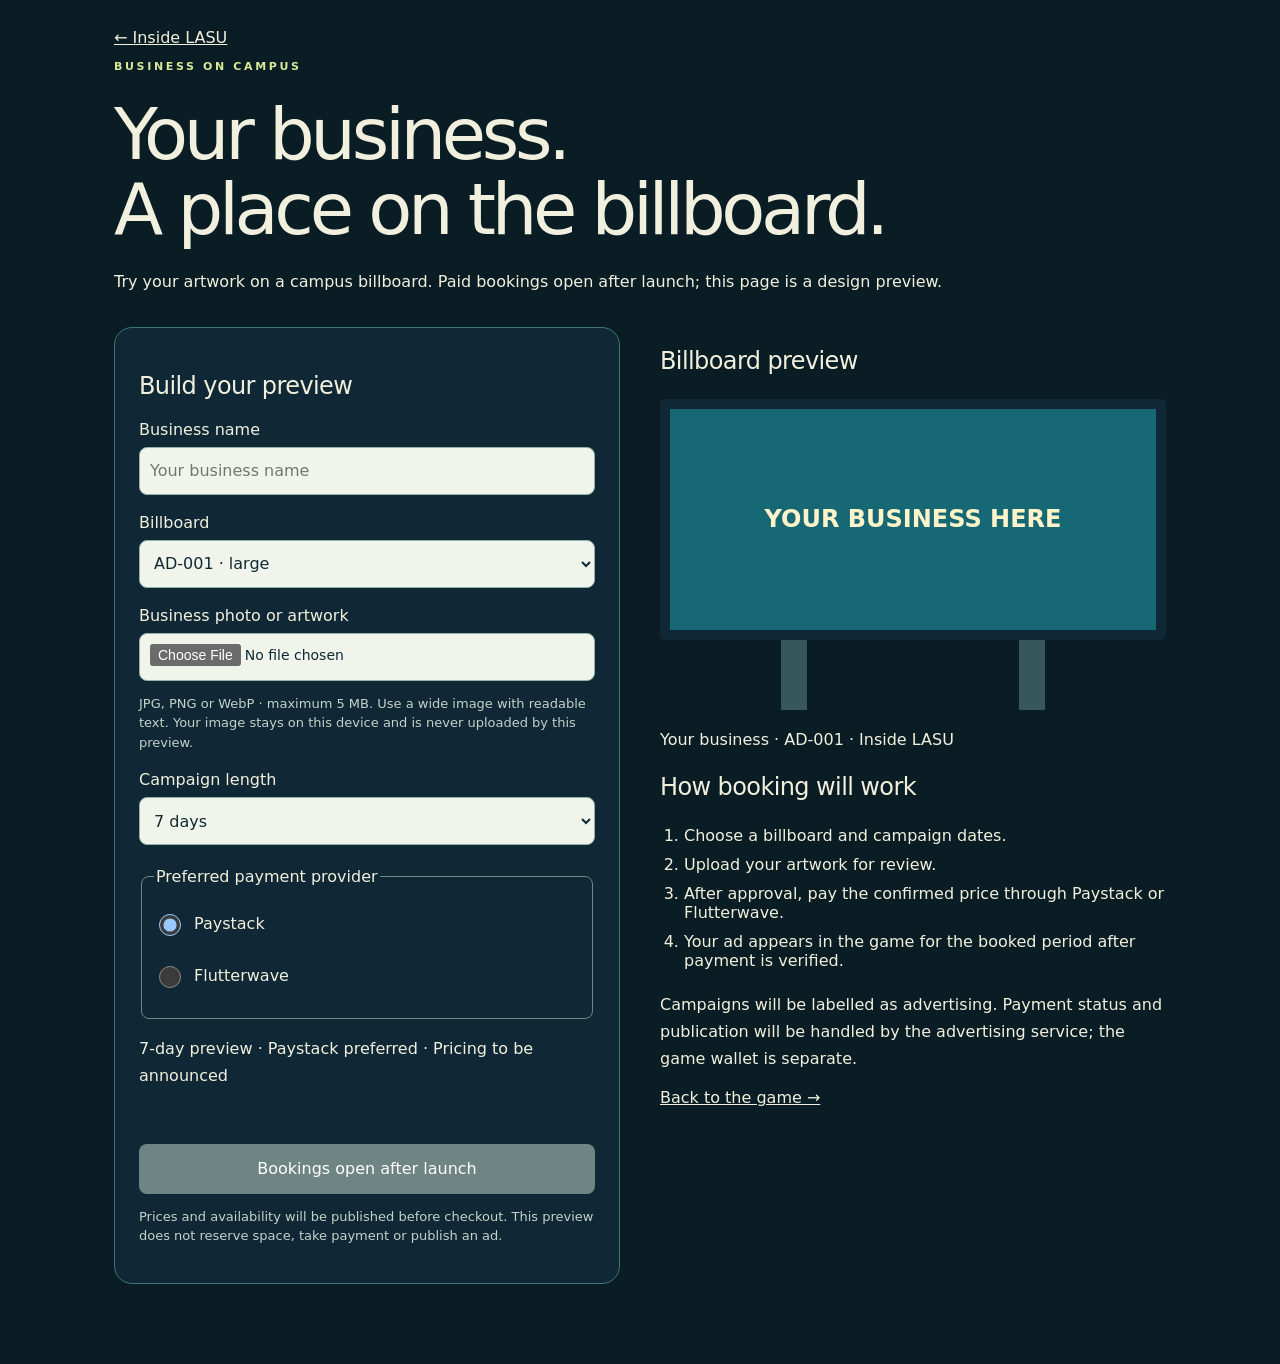
<file: web/advertise.html>
<!doctype html>
<html lang="en">
<head><meta charset="utf-8"><meta name="viewport" content="width=device-width,initial-scale=1"><meta name="description" content="Preview your business on an Inside LASU billboard. Advertising bookings open after launch."><meta http-equiv="Content-Security-Policy" content="default-src 'self'; img-src 'self' blob: data:; script-src 'self'; style-src 'self'; object-src 'none'; base-uri 'none'; form-action 'none'"><title>Billboard advertising · Inside LASU</title><link rel="stylesheet" href="site.css"><link rel="stylesheet" href="advertise.css"><link rel="icon" href="favicon.svg"></head>
<body><main class="ad-main"><a href="index.html">← Inside LASU</a><p class="eyebrow">BUSINESS ON CAMPUS</p><h1>Your business.<br>A place on the billboard.</h1><p>Try your artwork on a campus billboard. Paid bookings open after launch; this page is a design preview.</p><div class="ad-grid"><section class="ad-form" aria-label="Campaign preview"><h2>Build your preview</h2><label>Business name<input id="business" maxlength="60" placeholder="Your business name" autocomplete="organization"></label><label>Billboard<select id="slot"><option>Loading billboard inventory…</option></select></label><label>Business photo or artwork<input id="artwork" type="file" accept="image/jpeg,image/png,image/webp"></label><p class="small">JPG, PNG or WebP · maximum 5 MB. Use a wide image with readable text. Your image stays on this device and is never uploaded by this preview.</p><label>Campaign length<select id="duration"><option value="7">7 days</option><option value="14">14 days</option><option value="30">30 days</option></select></label><fieldset><legend>Preferred payment provider</legend><label class="radio"><input type="radio" name="provider" value="Paystack" checked> Paystack</label><label class="radio"><input type="radio" name="provider" value="Flutterwave"> Flutterwave</label></fieldset><p id="summary" aria-live="polite"></p><p id="error" role="alert"></p><button disabled>Bookings open after launch</button><p class="small">Prices and availability will be published before checkout. This preview does not reserve space, take payment or publish an ad.</p></section><section aria-label="Billboard mockup"><h2>Billboard preview</h2><div class="board"><img id="preview" alt="Your selected business artwork" hidden><div id="placeholder">YOUR BUSINESS HERE</div></div><div class="board-posts" aria-hidden="true"></div><p id="caption">Your business · Inside LASU</p><h2>How booking will work</h2><ol><li>Choose a billboard and campaign dates.</li><li>Upload your artwork for review.</li><li>After approval, pay the confirmed price through Paystack or Flutterwave.</li><li>Your ad appears in the game for the booked period after payment is verified.</li></ol><p>Campaigns will be labelled as advertising. Payment status and publication will be handled by the advertising service; the game wallet is separate.</p><a href="play/index.html">Back to the game →</a></section></div></main><script src="advertise.js"></script></body></html>
</file>
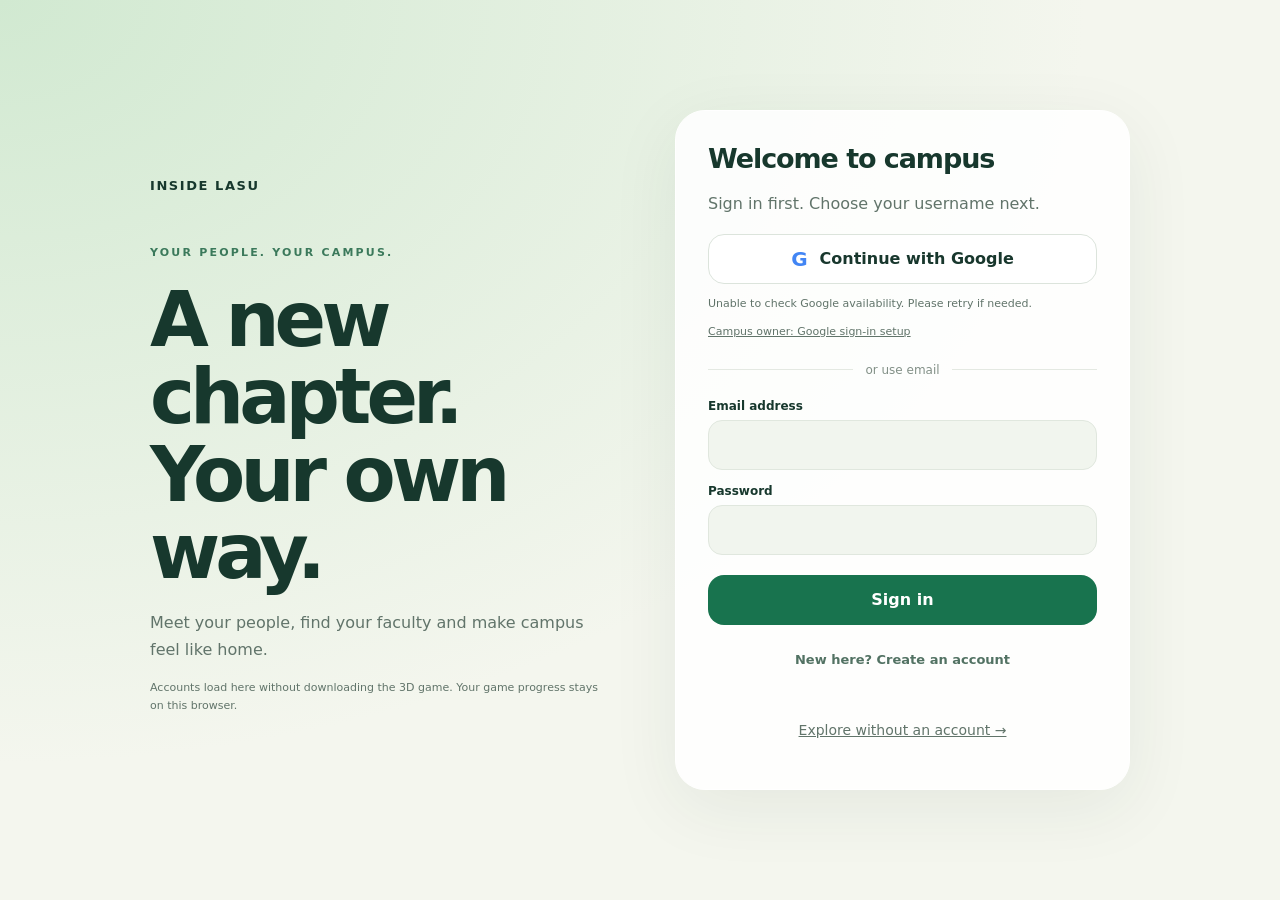
<file: web/auth.html>
<!doctype html><html lang="en"><head><meta charset="utf-8"><meta name="viewport" content="width=device-width,initial-scale=1"><meta name="referrer" content="no-referrer"><title>Inside LASU · Join campus</title><link rel="stylesheet" href="auth/auth.css"><script type="module" src="auth/page.js"></script></head><body><main class="shell"><section class="intro"><a class="brand" href="./">INSIDE LASU</a><p class="eyebrow">YOUR PEOPLE. YOUR CAMPUS.</p><h1>A new chapter.<br>Your own way.</h1><p>Meet your people, find your faculty and make campus feel like home.</p><p class="fine">Accounts load here without downloading the 3D game. Your game progress stays on this browser.</p></section><section class="card"><div id="signin"><h2>Welcome to campus</h2><p>Sign in first. Choose your username next.</p><button id="google" class="google"><span aria-hidden="true">G</span>Continue with Google</button><p id="google-status" class="fine"></p><p class="fine"><a href="setup-google.html">Campus owner: Google sign-in setup</a></p><div class="divider">or use email</div><form id="email-form"><label for="email">Email address</label><input id="email" type="email" autocomplete="email" required maxlength="254"><label for="password">Password</label><input id="password" type="password" autocomplete="current-password" minlength="10" maxlength="128" required><button id="submit" class="primary" type="submit">Sign in</button></form><button id="mode" class="subtle">New here? Create an account</button><button id="resend" class="subtle" hidden>Resend confirmation email</button></div><div id="username-step" hidden><h2>What should we call you?</h2><p>Your username is how other players find you. Your email stays private.</p><form id="username-form"><label for="username">Username</label><input id="username" autocomplete="nickname" pattern="[a-zA-Z][a-zA-Z0-9_]{2,23}" minlength="3" maxlength="24" placeholder="e.g. campus_star" required><p class="fine">3–24 letters, numbers or underscores. Start with a letter.</p><button class="primary" type="submit">Save username & enter campus</button></form></div><p id="notice" class="notice" role="status" aria-live="polite"></p><p class="guest"><a href="play/index.html?v=modern-v018">Explore without an account →</a></p></section></main></body></html>
</file>
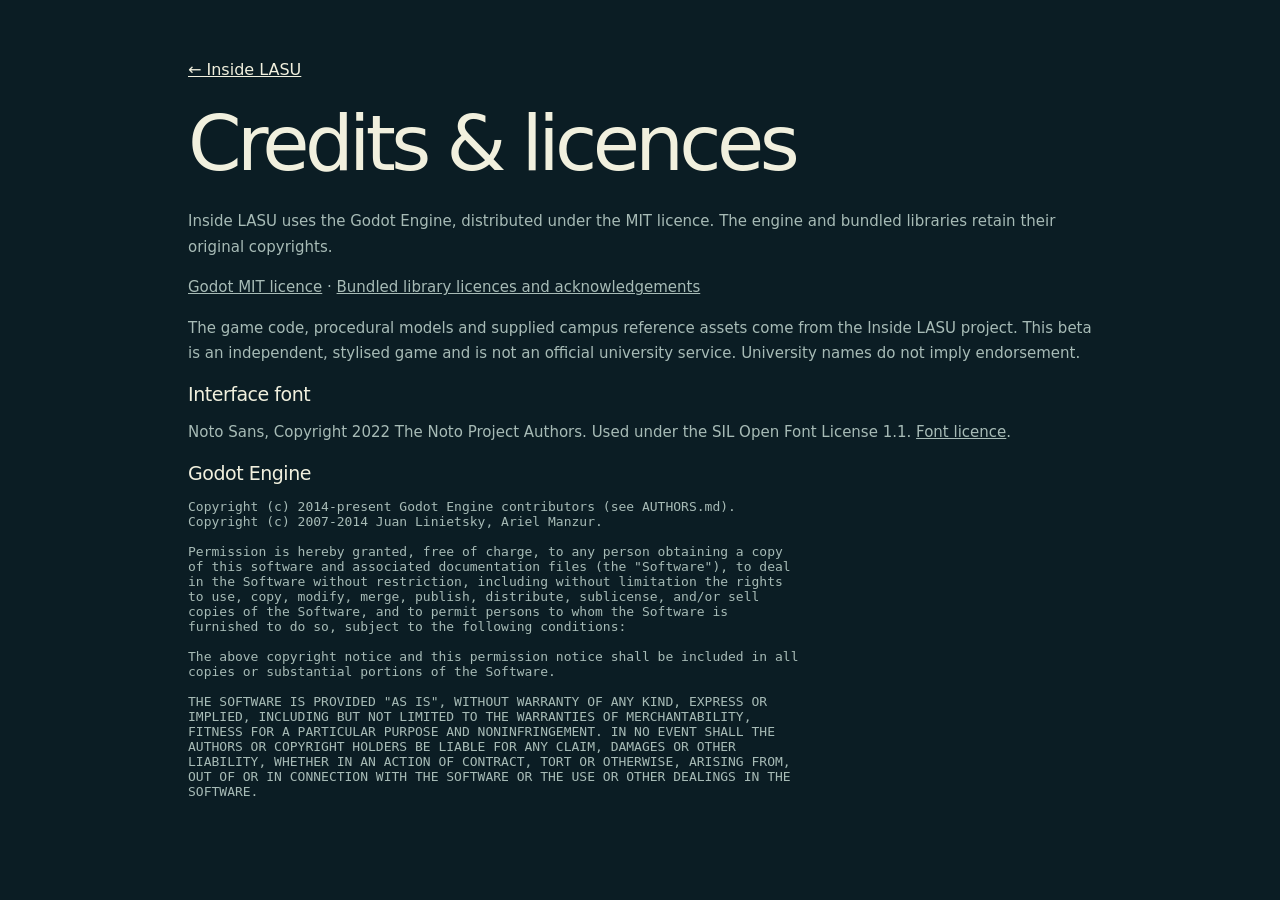
<file: web/credits.html>
<!doctype html><html lang="en"><head><meta charset="utf-8"><meta name="viewport" content="width=device-width,initial-scale=1"><title>Inside LASU — Credits</title><link rel="stylesheet" href="site.css"></head><body><main class="notes"><a href="./">← Inside LASU</a><h1>Credits & licences</h1><p>Inside LASU uses the Godot Engine, distributed under the MIT licence. The engine and bundled libraries retain their original copyrights.</p><p><a href="godot-license.txt">Godot MIT licence</a> · <a href="godot-third-party.txt">Bundled library licences and acknowledgements</a></p><p>The game code, procedural models and supplied campus reference assets come from the Inside LASU project. This beta is an independent, stylised game and is not an official university service. University names do not imply endorsement.</p><h2>Interface font</h2><p>Noto Sans, Copyright 2022 The Noto Project Authors. Used under the SIL Open Font License 1.1. <a href="font-license.txt">Font licence</a>.</p><h2>Godot Engine</h2><pre style="white-space:pre-wrap;color:#a7bbb6">Copyright (c) 2014-present Godot Engine contributors (see AUTHORS.md).
Copyright (c) 2007-2014 Juan Linietsky, Ariel Manzur.

Permission is hereby granted, free of charge, to any person obtaining a copy
of this software and associated documentation files (the &quot;Software&quot;), to deal
in the Software without restriction, including without limitation the rights
to use, copy, modify, merge, publish, distribute, sublicense, and/or sell
copies of the Software, and to permit persons to whom the Software is
furnished to do so, subject to the following conditions:

The above copyright notice and this permission notice shall be included in all
copies or substantial portions of the Software.

THE SOFTWARE IS PROVIDED &quot;AS IS&quot;, WITHOUT WARRANTY OF ANY KIND, EXPRESS OR
IMPLIED, INCLUDING BUT NOT LIMITED TO THE WARRANTIES OF MERCHANTABILITY,
FITNESS FOR A PARTICULAR PURPOSE AND NONINFRINGEMENT. IN NO EVENT SHALL THE
AUTHORS OR COPYRIGHT HOLDERS BE LIABLE FOR ANY CLAIM, DAMAGES OR OTHER
LIABILITY, WHETHER IN AN ACTION OF CONTRACT, TORT OR OTHERWISE, ARISING FROM,
OUT OF OR IN CONNECTION WITH THE SOFTWARE OR THE USE OR OTHER DEALINGS IN THE
SOFTWARE.
</pre></main></body></html>
</file>
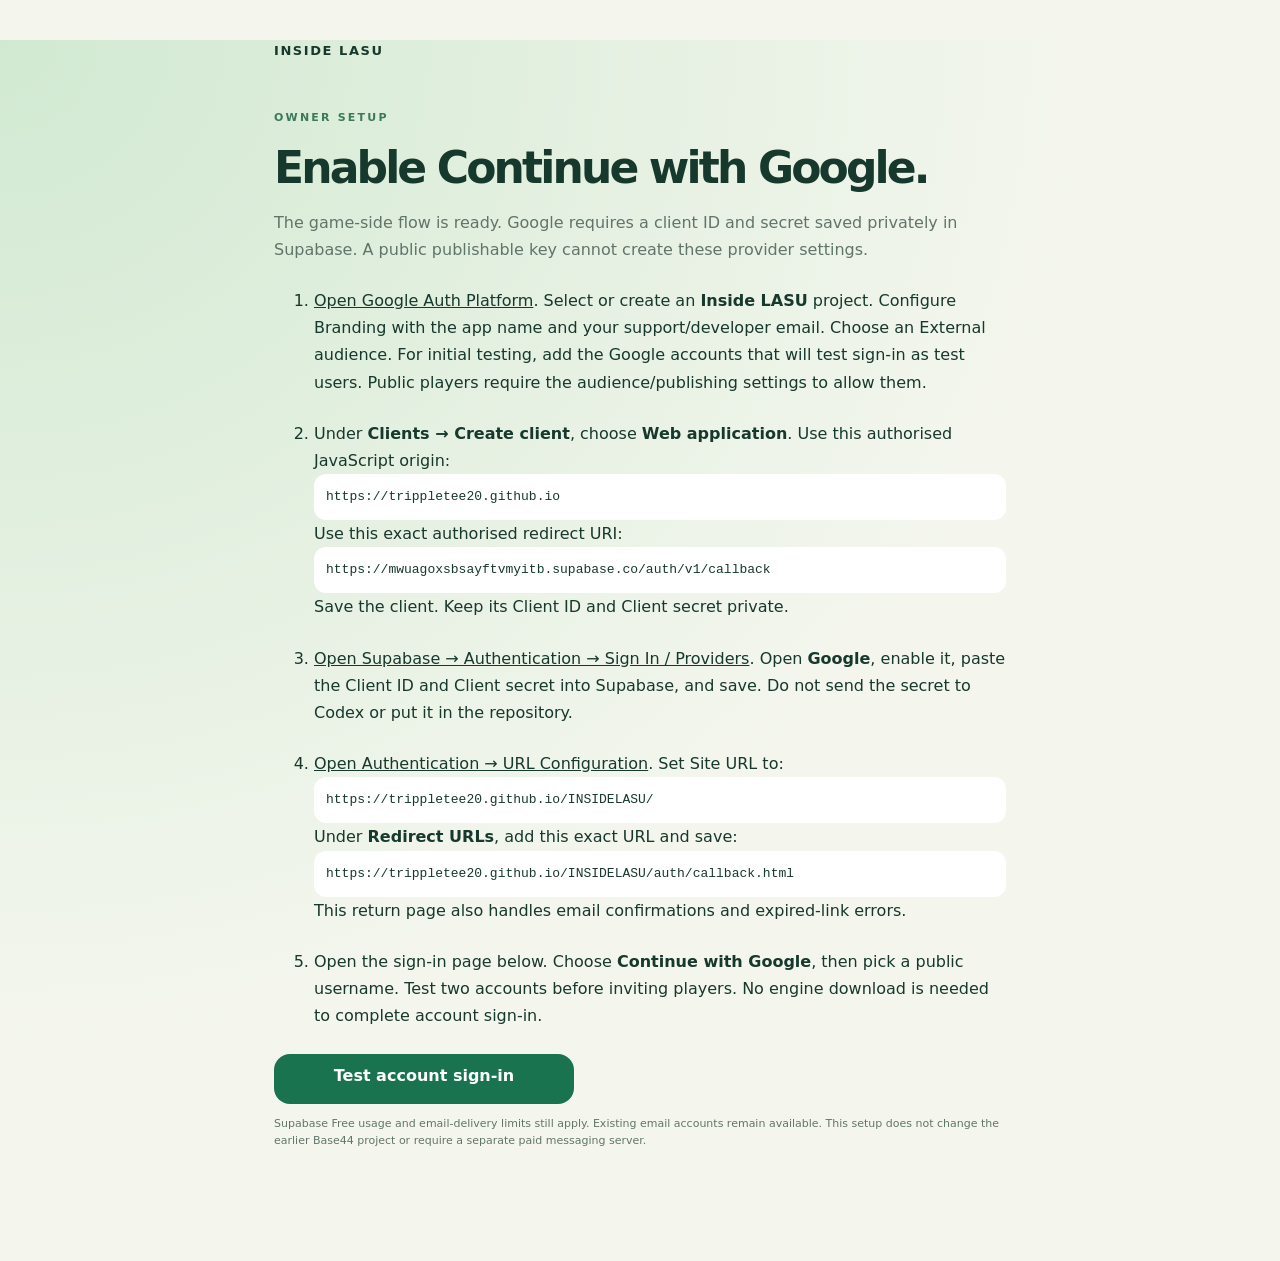
<file: web/setup-google.html>
<!doctype html><html lang="en"><head><meta charset="utf-8"><meta name="viewport" content="width=device-width,initial-scale=1"><title>Inside LASU · Enable Google sign-in</title><link rel="stylesheet" href="auth/auth.css"><style>.guide{max-width:780px;margin:40px auto;padding:0 24px 60px}.guide h1{font-size:44px}.guide li{margin:24px 0;line-height:1.7}.guide code{display:block;padding:12px;background:#fff;border-radius:12px;overflow-wrap:anywhere;font-size:13px}.guide .link-button{max-width:300px}</style></head><body><main class="guide"><a class="brand" href="./">INSIDE LASU</a><p class="eyebrow">OWNER SETUP</p><h1>Enable Continue with Google.</h1><p>The game-side flow is ready. Google requires a client ID and secret saved privately in Supabase. A public publishable key cannot create these provider settings.</p><ol><li><a href="https://console.cloud.google.com/auth/overview" target="_blank" rel="noopener">Open Google Auth Platform</a>. Select or create an <strong>Inside LASU</strong> project. Configure Branding with the app name and your support/developer email. Choose an External audience. For initial testing, add the Google accounts that will test sign-in as test users. Public players require the audience/publishing settings to allow them.</li><li>Under <strong>Clients → Create client</strong>, choose <strong>Web application</strong>. Use this authorised JavaScript origin:<code>https://trippletee20.github.io</code>Use this exact authorised redirect URI:<code>https://mwuagoxsbsayftvmyitb.supabase.co/auth/v1/callback</code>Save the client. Keep its Client ID and Client secret private.</li><li><a href="https://supabase.com/dashboard/project/mwuagoxsbsayftvmyitb/auth/providers" target="_blank" rel="noopener">Open Supabase → Authentication → Sign In / Providers</a>. Open <strong>Google</strong>, enable it, paste the Client ID and Client secret into Supabase, and save. Do not send the secret to Codex or put it in the repository.</li><li><a href="https://supabase.com/dashboard/project/mwuagoxsbsayftvmyitb/auth/url-configuration" target="_blank" rel="noopener">Open Authentication → URL Configuration</a>. Set Site URL to:<code>https://trippletee20.github.io/INSIDELASU/</code>Under <strong>Redirect URLs</strong>, add this exact URL and save:<code>https://trippletee20.github.io/INSIDELASU/auth/callback.html</code>This return page also handles email confirmations and expired-link errors.</li><li>Open the sign-in page below. Choose <strong>Continue with Google</strong>, then pick a public username. Test two accounts before inviting players. No engine download is needed to complete account sign-in.</li></ol><a class="link-button" href="auth.html">Test account sign-in</a><p class="fine">Supabase Free usage and email-delivery limits still apply. Existing email accounts remain available. This setup does not change the earlier Base44 project or require a separate paid messaging server.</p></main></body></html>
</file>
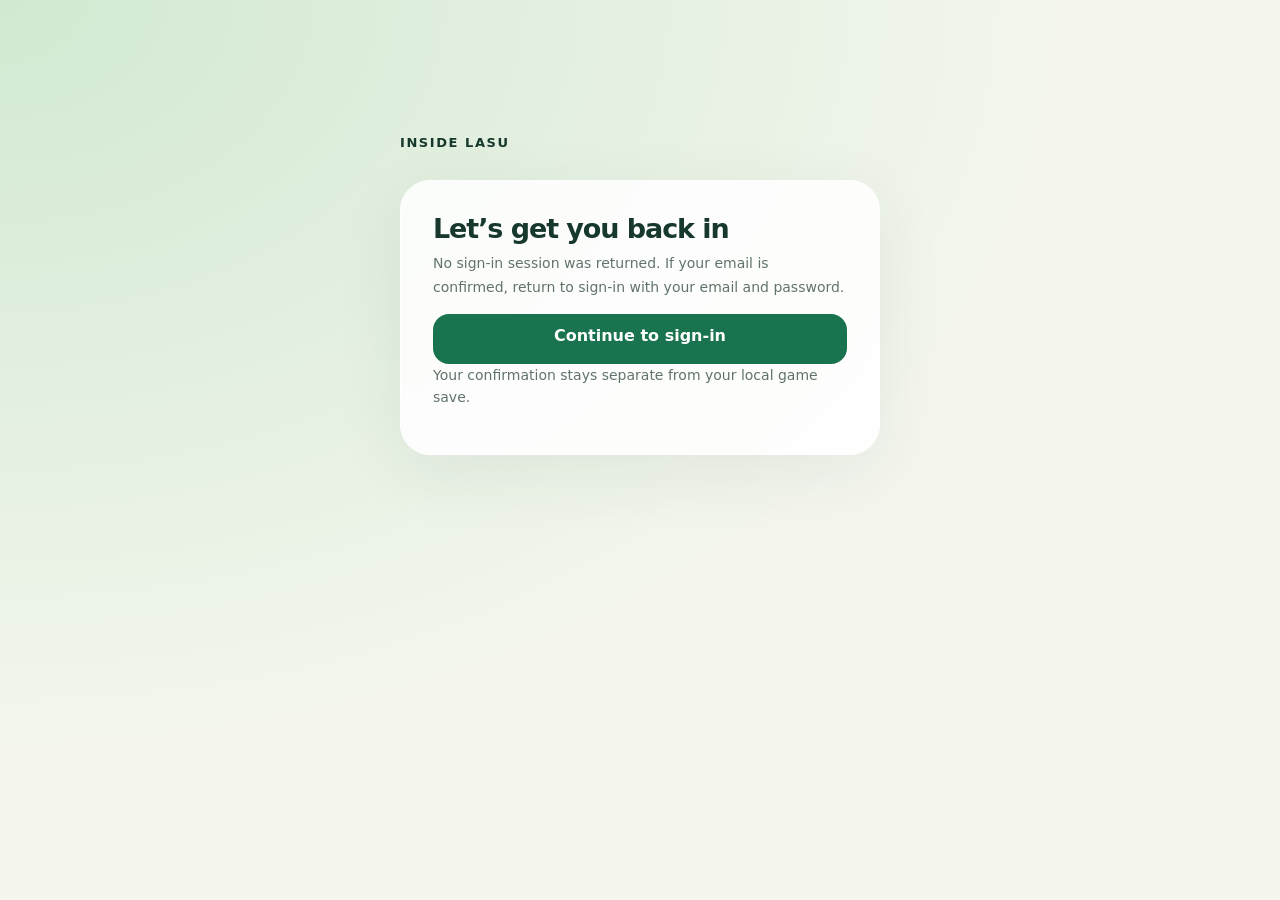
<file: web/auth/callback.html>
<!doctype html><html lang="en"><head><meta charset="utf-8"><meta name="viewport" content="width=device-width,initial-scale=1"><meta name="referrer" content="no-referrer"><title>Inside LASU · Completing sign-in</title><link rel="stylesheet" href="auth.css"><script type="module" src="callback.js"></script></head><body class="callback"><main class="shell"><a class="brand" href="../">INSIDE LASU</a><section class="card"><h2 id="title">Finishing your sign-in</h2><p id="notice" role="status" aria-live="polite">Checking your account securely…</p><a class="link-button" id="continue" href="../auth.html" hidden>Continue to sign-in</a><p class="fine">Your confirmation stays separate from your local game save.</p></section></main></body></html>
</file>
<file: web/site.css>
:root{color-scheme:dark;--bg:#0b1d24;--panel:#122b32;--cream:#f1f0de;--muted:#a7bbb6;--accent:#d9e899;--line:#294449;font-family:system-ui,-apple-system,BlinkMacSystemFont,"Segoe UI",sans-serif}*{box-sizing:border-box}body{margin:0;background:var(--bg);color:var(--cream)}a{color:inherit}header,main,footer{max-width:1320px;margin:auto}header{display:flex;align-items:center;justify-content:space-between;padding:30px 48px;border-bottom:1px solid var(--line)}.brand{text-decoration:none;font-weight:750;letter-spacing:.14em;display:flex;gap:13px;align-items:center}.mark{background:var(--accent);color:var(--bg);border-radius:9px;padding:11px 8px;letter-spacing:-.1em}.badge{font-size:11px;letter-spacing:.16em;border:1px solid #4c6d64;border-radius:30px;padding:9px 13px;color:#c8dbb4}.hero{display:grid;grid-template-columns:1fr 1.15fr;gap:60px;align-items:center;padding:90px 48px}.eyebrow{font-size:11px;letter-spacing:.24em;color:var(--accent);font-weight:700}h1{font-size:clamp(48px,6vw,84px);font-weight:500;letter-spacing:-.06em;line-height:1.02;margin:26px 0}p{line-height:1.7}.lead{max-width:430px;color:var(--muted);font-size:18px}.play{display:inline-flex;gap:64px;align-items:center;margin-top:24px;background:var(--accent);color:var(--bg);padding:20px 26px;border-radius:6px;font-size:18px;font-weight:700;text-decoration:none}.play:hover{background:#eff6c1}.play:focus-visible,a:focus-visible,summary:focus-visible{outline:3px solid white;outline-offset:6px}.requirements{font-size:12px;color:var(--muted);line-height:1.8;margin-top:20px}.campus{position:relative;background:#cbd7bd;border-radius:12px;overflow:hidden;transform:rotate(-2deg);border:8px solid #334c49;box-shadow:20px 30px 0 #10282d}.campus img{display:block;width:100%;height:450px;object-fit:cover}.map-caption{background:#102c2f;color:#dde6ca;display:flex;align-items:center;gap:10px;padding:18px;font-size:13px}.dot{width:7px;height:7px;border-radius:50%;background:var(--accent)}.activities{display:grid;grid-template-columns:repeat(3,1fr);gap:40px;padding:65px 48px;border-top:1px solid var(--line)}article span{color:#93b8a7;font-size:11px;letter-spacing:.14em}h2{font-size:25px;font-weight:500;letter-spacing:-.025em}article p,.notes p{color:var(--muted);font-size:15px}.getting-started{display:grid;grid-template-columns:1fr 1fr;gap:60px;margin:0 48px;padding:45px;background:var(--panel);border-radius:10px}.getting-started h2{font-size:34px;line-height:1.2}.getting-started ol{align-self:center;margin:0;padding-left:24px;color:#c6d5c9}.getting-started li{padding:10px}.notes{padding:60px 48px;max-width:1000px}.notes h2{font-size:19px}details{margin-top:25px;border-top:1px solid var(--line);padding-top:18px}summary{cursor:pointer}kbd{background:#264349;border-radius:4px;padding:2px 6px;font-family:inherit;font-size:.85em}footer{display:flex;justify-content:space-between;padding:30px 48px;border-top:1px solid var(--line);font-size:12px;color:var(--muted)}nav{display:flex;gap:24px}@media(max-width:850px){header{padding:22px}.hero{grid-template-columns:1fr;gap:40px;padding:50px 22px}.campus{transform:none}.campus img{height:330px}.activities{grid-template-columns:1fr;padding:40px 22px;gap:16px}.getting-started{margin:0 22px;padding:25px;grid-template-columns:1fr;gap:4px}.notes{padding:40px 22px}footer{padding:24px;display:block}nav{margin-top:20px}.play{gap:100px}}@media(prefers-reduced-motion:reduce){*{scroll-behavior:auto}}

@media(max-width:480px){header{align-items:flex-start;gap:14px;flex-direction:column}.play{width:min(100%,320px);justify-content:space-between;gap:32px}}
</file>
<file: web/advertise.css>
.ad-main{max-width:1100px;margin:0 auto;padding:28px 24px 80px}.ad-main h1{font-size:clamp(38px,7vw,72px);line-height:1.05;margin:20px 0}.ad-main h2{font-size:24px}.ad-grid{display:grid;grid-template-columns:1fr 1fr;gap:40px;margin-top:32px}.ad-form{padding:24px;background:#102835;border:1px solid #3c7777;border-radius:18px}.ad-form label{display:block;margin:18px 0 6px}.ad-form input:not([type=radio]),.ad-form select{box-sizing:border-box;display:block;width:100%;min-height:48px;margin-top:8px;padding:10px;background:#f1f4ea;color:#102835;border:1px solid #8db3aa;border-radius:8px;font:inherit}.ad-form input[type=file]{font-size:14px}.ad-form fieldset{border:1px solid #668c86;border-radius:8px;margin-top:22px}.ad-form .radio{display:flex;align-items:center;gap:10px;margin:12px 0;min-height:40px}.ad-form input[type=radio]{width:22px;height:22px}.ad-form button{width:100%;min-height:50px;border:0;border-radius:8px;font:inherit;background:#6f8584;color:#fff;cursor:not-allowed}.small{font-size:13px;line-height:1.5;color:#c3d3ca}.board{aspect-ratio:2.1;background:#176875;border:10px solid #102835;border-radius:5px;display:flex;align-items:center;justify-content:center;overflow:hidden;margin-top:24px}.board img{width:100%;height:100%;object-fit:contain}.board-posts{height:70px;background:linear-gradient(90deg,transparent 24%,#38575c 24%,#38575c 29%,transparent 29%,transparent 71%,#38575c 71%,#38575c 76%,transparent 76%)}#placeholder{font-weight:bold;font-size:24px;color:#fff3ca;text-align:center}#error{color:#ffd19e;min-height:1.4em}ol{padding-left:24px}li{padding:5px 0}@media(max-width:740px){.ad-grid{grid-template-columns:1fr;gap:20px}.ad-main{padding:20px 16px 60px}.ad-form{padding:18px}}
</file>
<file: web/auth/auth.css>
:root{font-family:Inter,ui-sans-serif,system-ui,-apple-system,"Segoe UI",sans-serif;color:#17382d;background:#f4f6ee;color-scheme:light}*{box-sizing:border-box}body{margin:0;min-height:100svh;background:radial-gradient(ellipse at top left,#d1e9d1,transparent 60%),#f4f6ee}.shell{width:min(100% - 40px,980px);margin:auto;min-height:100svh;display:grid;grid-template-columns:1fr 1fr;gap:70px;align-items:center;padding:36px 0}.brand{font-weight:800;letter-spacing:.12em;text-decoration:none;font-size:13px}.eyebrow{font-size:11px;letter-spacing:.2em;font-weight:750;color:#3b795b;margin-top:50px}h1{font-size:clamp(44px,7vw,76px);letter-spacing:-.065em;line-height:1.02;font-weight:650;margin:18px 0}p{line-height:1.7;color:#61746a}.card{background:#ffffffdf;border:1px solid #ffffff;border-radius:30px;padding:32px;box-shadow:0 18px 70px #20392412}h2{margin:0 0 8px;font-size:27px;letter-spacing:-.04em}.card>p{margin-top:0;font-size:14px}button,input{font:inherit}button,.link-button{min-height:50px;padding:12px 18px;border:0;border-radius:16px;cursor:pointer;font-weight:650;background:#18734e;color:#fff;width:100%;text-align:center;text-decoration:none;display:block}button:disabled{opacity:.5;cursor:wait}.google{background:#fff;color:#18372d;border:1px solid #dce4dc;display:flex;justify-content:center;gap:12px;align-items:center}.google span{font-size:20px;font-weight:800;color:#4285f4}.divider{display:flex;align-items:center;gap:12px;margin:22px 0;color:#829087;font-size:12px}.divider:before,.divider:after{content:"";height:1px;flex:1;background:#e4e9e2}label{display:block;font-size:12px;font-weight:700;margin:14px 0 7px}input{display:block;width:100%;height:50px;padding:12px 14px;background:#f1f5ee;color:#17382d;border:1px solid #e0e7de;border-radius:14px}input:focus{outline:2px solid #58a47a;outline-offset:2px}.primary{margin-top:20px}.subtle{background:none;color:#527263;font-size:13px;margin-top:10px}.notice{font-size:13px;line-height:1.6;min-height:20px;color:#446c57;white-space:pre-line}.notice.error{color:#a83e3e}a{color:inherit}.guest{margin-top:22px;text-align:center;font-size:13px}.fine{font-size:11px;line-height:1.6}button:focus-visible,a:focus-visible{outline:3px solid #82b79b;outline-offset:3px}[hidden]{display:none!important}.callback .shell{display:block;max-width:480px;padding-top:15vh}.callback .brand{display:block;margin-bottom:30px}@media(max-width:700px){.shell{display:block;width:min(100% - 32px,440px);padding:24px 0}.intro .eyebrow{margin:30px 0 8px}.intro h1{font-size:42px}.intro>p{font-size:14px;margin-bottom:26px}.card{padding:24px}.intro h1 br{display:none}.intro .fine{display:none}}@media(prefers-reduced-motion:reduce){*{scroll-behavior:auto}}
</file>
